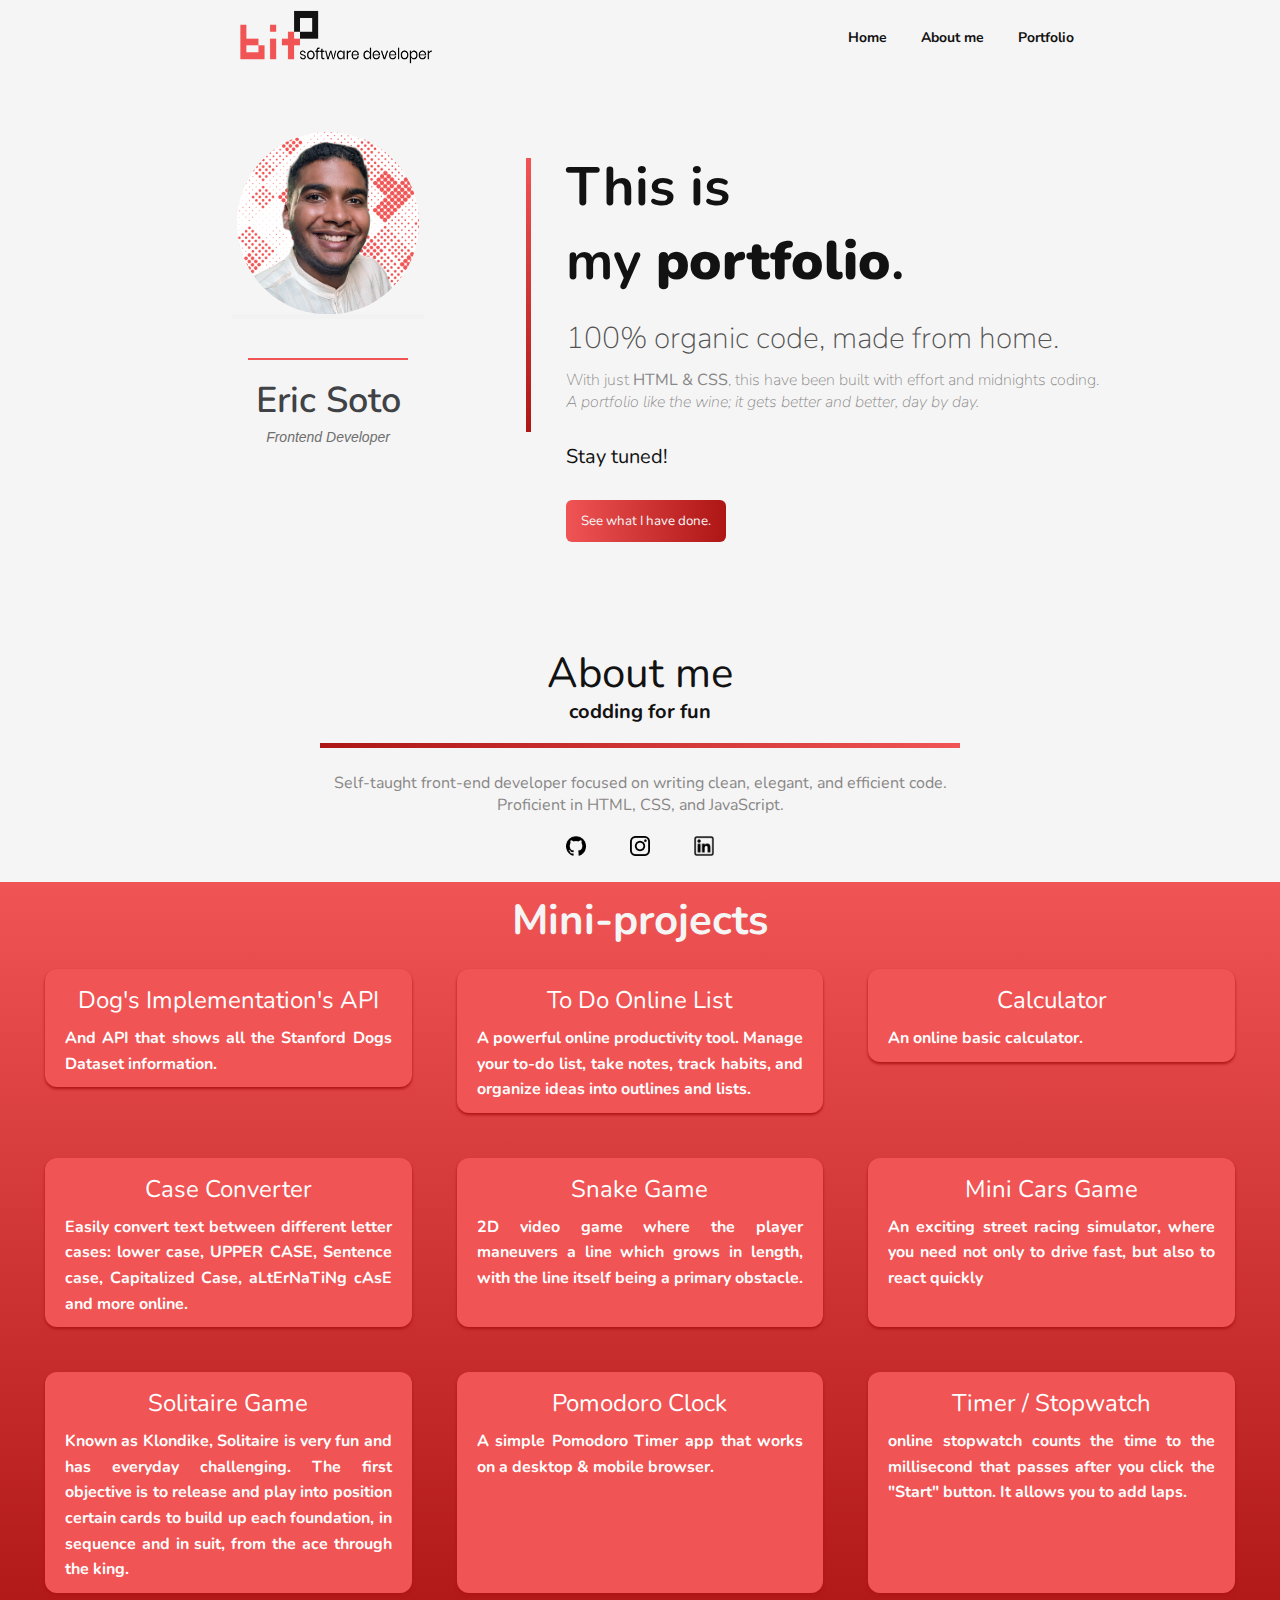
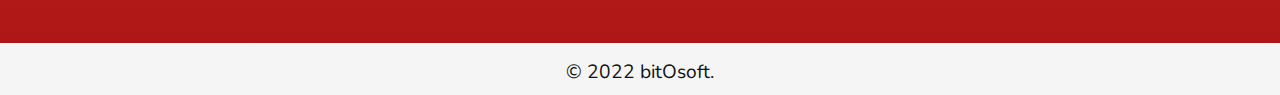
<file: index.html>
<!DOCTYPE html>
<html lang="en">

<head>
  <meta charset="UTF-8">
  <title>Eric Soto's Portfolio</title>
  <!-- Main CSS address -->
  <link rel="stylesheet" href="./style.css">
  <!-- Imported Fonts -->
  <link rel="preconnect" href="https://fonts.googleapis.com">
  <link rel="preconnect" href="https://fonts.gstatic.com" crossorigin>
  <link href="https://fonts.googleapis.com/css2?family=Nunito:ital,wght@0,300;0,500;1,300&display=swap"
    rel="stylesheet">
  <!-- CSS animations importer from Animation.Style -->
  <link rel="stylesheet" href="https://cdnjs.cloudflare.com/ajax/libs/animate.css/4.1.1/animate.min.css" />
</head>

<body>
  <div class="container">
    <div class="navbar">
      <a href="index.html"><img src="src/logo-bitOsoft-entire-horizontal-2nd-transparent.png" alt="bitOsoft"
          class="logo"></a>
      <nav>
        <ul id="menuList">
          <li><a href="index.html">Home</a></li>
          <li><a href="index.html#myself">About me</a></li>
          <li><a href="index.html#projects">Portfolio</a></li>
        </ul>
      </nav>
      <img src="src/menu.png" alt="bitOsoft" class="menu-icon" onclick="togglemenu()">
    </div>
  </div>
  <section class="main-body">
    <section id="1st">
      <div class="row">
        <div class="col-1">
          <div class="person">
            <div class="p-container">
              <div class="p-container-inner">
                <img class="circle" src="src/1st-bg-variante-a.png" />
                <img class="img img1" src="src/1st-bg-top.png" />
              </div>
            </div>
            <div class="divider"></div>
            <div class="name">Eric Soto</div>
            <div class="title">Frontend Developer</div>
          </div>
        </div>
        <div class="col-2">
          <h2>This is<br>my <b>portfolio</b>.
          </h2>
          <h3>100% organic code, made from home.</h3>
          <p>With just <b>HTML & CSS</b>, this have been built with effort and
            midnights coding.<br><em> A portfolio like the wine; it gets better and better, day by day.</em>
          </p>
          <h4><b>Stay tuned!</b></h4>
          <a href="index.html#projects"><button type="button">See what I have done.<img src="src/arrow.png"
                alt="Portfolio redirection"></button></a>
        </div>
      </div>
    </section>
    <section id="myself">
      <div class="card center">
        <h1>About me</h1>
        <!-- Scroller Start -->
        <div class="scroller">
          <span>
            <h4>
              codding for fun<br />
              codding for living<br />
              living for coding.
            </h4>
          </span>
        </div>
        <!-- Scroller End -->

        <p class="note">
          Self-taught front-end developer focused on writing clean, elegant, and efficient code.
          Proficient in HTML, CSS, and JavaScript.
        </p>
      </div>
      <div class="social-links">
        <a href="https://github.com/ericsotoexe"><img src="src/github.png" alt="My Github link"></a>
        <a href="https://www.instagram.com/bitosoftware/"><img src="src/ig.png" alt="My Instagram link"></a>
        <a href="https://www.linkedin.com/in/ericsoto-exe/"><img src="src/linkedin.png" alt="My LinkedIn link"></a>
      </div>
    </section>
    <section id="projects">
      <div class="features">
        <h1 class="center">Mini-projects</h1>
        <div class="features-inner">
          <a href="api-Dogs.html">
            <div class="feature-item">
              <h2>Dog's Implementation's API</h2>
              <p>And API that shows all the Stanford Dogs Dataset information.</p>
            </div>
          </a>
          <a href="app-To-Do.html">
            <div class="feature-item">
              <h2>To Do Online List</h2>
              <p>A powerful online productivity tool. Manage your to-do list, take notes, track habits, and organize
                ideas
                into outlines and lists.</p>
            </div>
          </a>
          <a href="tool-calculator.html">
            <div class="feature-item">
              <h2>Calculator</h2>
              <p>An online basic calculator.</p>
            </div>
          </a>
          <!--       <div class="feature-item">
        <h2 a href="#">Currency Calculator</h2>
        <p>Free currency converter to calculate exchange rates for currencies and metals. Enter the values in the
          currency calculator.
        </p>
      </div> -->
          <div class="feature-item">
            <h2 a href="#">Case Converter</h2>
            <p>Easily convert text between different letter cases: lower case, UPPER CASE, Sentence case, Capitalized
              Case,
              aLtErNaTiNg cAsE and more online.</p>
          </div>
          <div class="feature-item">
            <h2 a href="#">Snake Game</h2>
            <p>2D video game where the player maneuvers a line which grows in length, with the line itself being a
              primary
              obstacle.</p>
          </div>
          <div class="feature-item">
            <h2 a href="#">Mini Cars Game</h2>
            <p>An exciting street racing simulator, where you need not only to drive fast, but also to react quickly</p>
          </div>
          <div class="feature-item">
            <h2 a href="#">Solitaire Game</h2>
            <p>Known as Klondike, Solitaire is very fun and has everyday challenging. The first objective is to release
              and
              play into position certain cards to build up each foundation, in sequence and in suit, from the ace
              through
              the king.</p>
          </div>
          <div class="feature-item">
            <h2 a href="#">Pomodoro Clock</h2>
            <p>A simple Pomodoro Timer app that works on a desktop & mobile browser.</p>
          </div>
          <div class="feature-item">
            <h2 a href="#">Timer / Stopwatch</h2>
            <p>online stopwatch counts the time to the millisecond that passes after you click the "Start" button. It
              allows
              you to add laps.</p>
          </div>
          <!--       <div class="feature-item">
        <h2 a href="#">Documents to Images converter</h2>
        <p>Use this tool to convert different input formats (like documents, spreadsheets, presentations) to images such
          as jpg, png, etc...</p>
      </div> -->
        </div>
      </div>
    </section>
  </section>
  <!-- Footer -->
  <div class="footer">
    <p>&copy; 2022 bitOsoft.</p>
  </div>
  <!--   <script>
    var menuList = document.getElementById("menuList");
    menuList.style.maxHeight = "0px";
    function togglemenu() {
      if (menuList.style.maxHeight == "0px") {
        menuList.style.maxHeight = "130px"
      } else {
        menuList.style.maxHeight = "0px"
      }
    }
  </script> -->
</body>

</html>
</file>
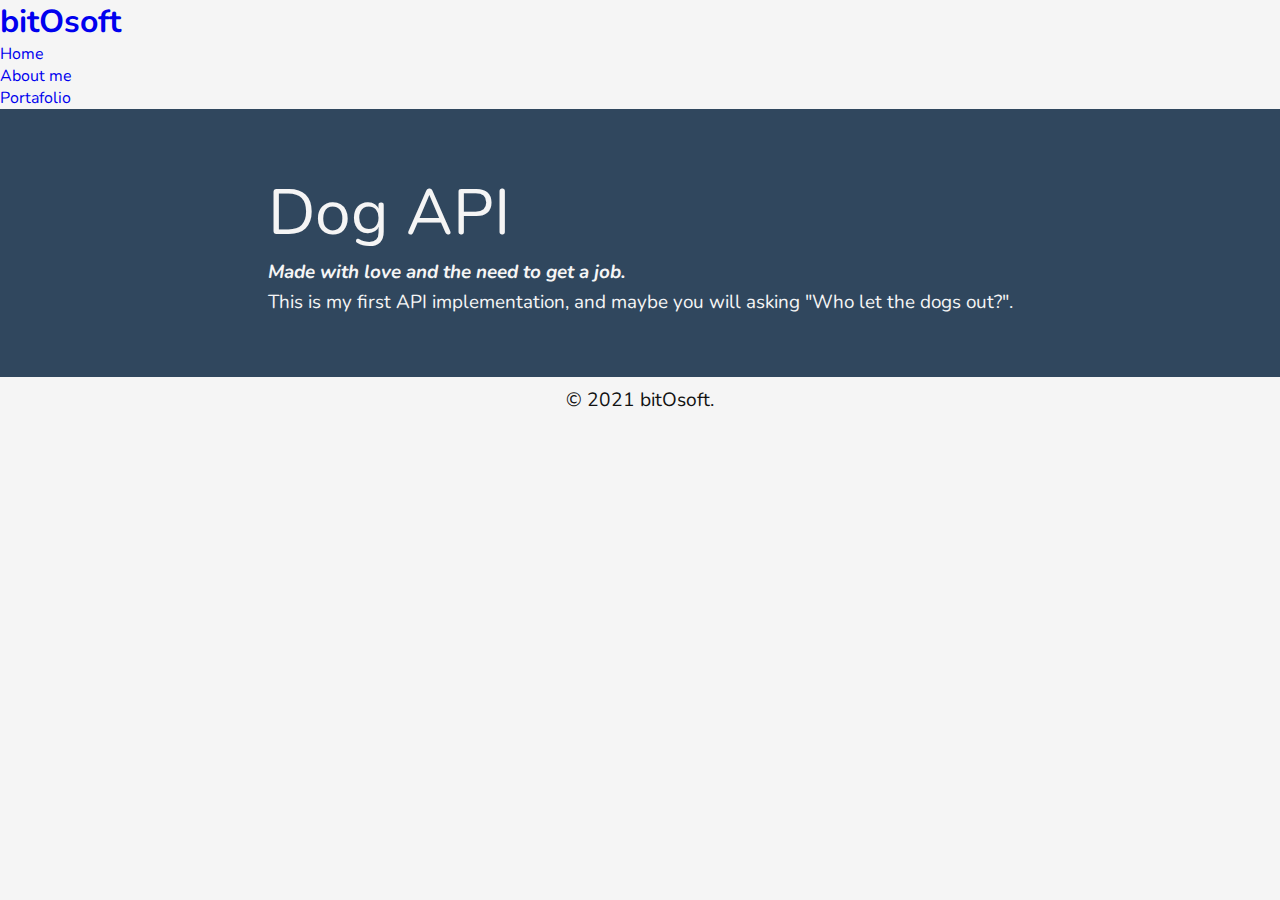
<file: api-Dogs.html>
<!DOCTYPE html>
<html lang="en">

<head>
    <meta charset="UTF-8">
    <meta http-equiv="X-UA-Compatible" content="IE=edge">
    <meta name="viewport" content="width=device-width, initial-scale=1.0">
    <title>bitOsoft's Api</title>
    <!-- Main CSS address -->
    <link rel="stylesheet" href="./style.css">
    <!-- Imported Fonts -->
    <link rel="preconnect" href="https://fonts.googleapis.com">
    <link rel="preconnect" href="https://fonts.gstatic.com" crossorigin>
    <link href="https://fonts.googleapis.com/css2?family=Nunito:ital,wght@0,300;0,500;1,300&display=swap"
        rel="stylesheet">
    <!-- CSS animations importer from Animation.Style -->
    <link rel="stylesheet" href="https://cdnjs.cloudflare.com/ajax/libs/animate.css/4.1.1/animate.min.css" />
</head>

<body>
    <!-- partial:index.partial.html -->
    <div class="header">
        <h1><a href="index.html" class="buzz-out-on-hover">bitOsoft</a></h1>
        <ul class="nav" }>
            <li><a href="index.html" class="buzz-out-on-hover">Home</a></li>
            <li><a href="about-me.html" class="buzz-out-on-hover">About me</a></li>
            <li><a href="portafolio.html" class="buzz-out-on-hover">Portafolio</a></li>
        </ul>
    </div>
    <div class="div-one">
        <div class="div-one-inner">
            <div class="api">
                <h1>Dog API</h1>
                <p><b><i>Made with love and the need to get a job.</b></i>
                    <br>This is my first API implementation, and maybe you will asking "Who let the dogs out?".
                </p>
                <div class="center" id="breed">
                </div>
            </div>

        </div>
    </div>
    <div class="api-slideshow" id="api-slideshow-id">
    </div>
    <!-- Footer -->
    <div class="footer">
        <p>&copy; 2021 bitOsoft.</p>
    </div>
    <script src="api-Dogs.js"></script>
</body>

</html>
</file>
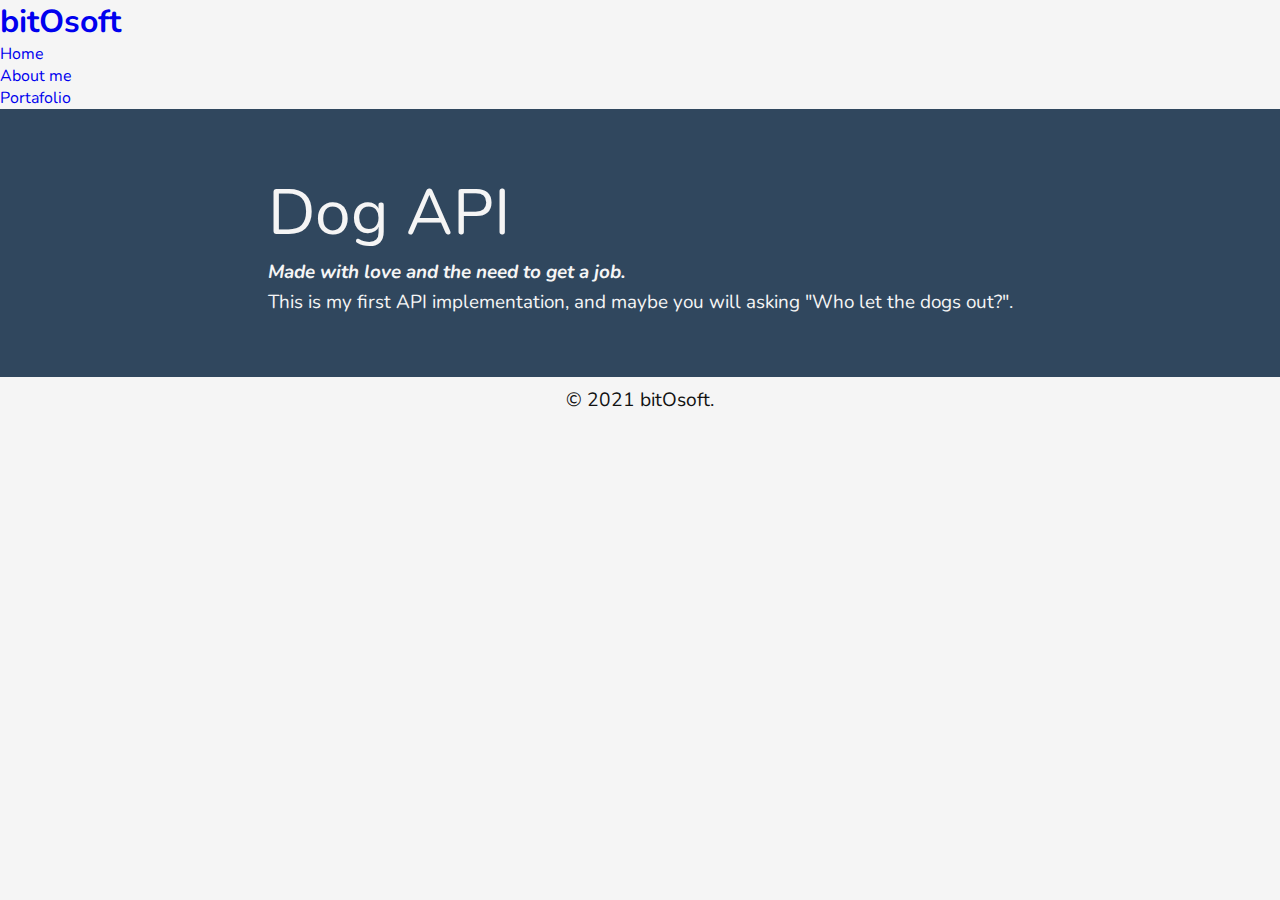
<file: api-example.html>
<html lang="en">

<head>
    <meta charset="UTF-8">
    <meta http-equiv="X-UA-Compatible" content="IE=edge">
    <meta name="viewport" content="width=device-width, initial-scale=1.0">
    <title>bitOsoft's Api</title>
    <!-- Main CSS address -->
    <link rel="stylesheet" href="./style.css">
    <!-- Imported Fonts -->
    <link rel="preconnect" href="https://fonts.googleapis.com">
    <link rel="preconnect" href="https://fonts.gstatic.com" crossorigin>
    <link href="https://fonts.googleapis.com/css2?family=Nunito:ital,wght@0,300;0,500;1,300&display=swap"
        rel="stylesheet">
    <!-- CSS animations importer from Animation.Style -->
    <link rel="stylesheet" href="https://cdnjs.cloudflare.com/ajax/libs/animate.css/4.1.1/animate.min.css" />
</head>

<body>
    <!-- partial:index.partial.html -->
    <div class="header">
        <h1><a href="index.html" class="buzz-out-on-hover">bitOsoft</a></h1>
        <ul class="nav" }>
            <li><a href="index.html" class="buzz-out-on-hover">Home</a></li>
            <li><a href="about-me.html" class="buzz-out-on-hover">About me</a></li>
            <li><a href="portafolio.html" class="buzz-out-on-hover">Portafolio</a></li>
        </ul>
    </div>

    <div class="div-one">
        <div class="div-one-inner">
            <div class="app">
                <h1>Dog API</h1>
                <p><b><i>Made with love and the need to get a job.</b></i>
                    <br>This is my first API implementation, and maybe you will asking "Who let the dogs out?".
                </p>
                <div class="center" id="breed">
                </div>
                <div class="app-slideshow">
                    <div class="slide" style="background-image: url " https://dog.ceo/img/dog-api-logo.svg""></div>
                </div>
            </div>
        </div>
    </div>
    <!-- Footer -->
    <div class="footer">
        <p>&copy; 2021 bitOsoft.</p>
    </div>
    <script src="main.js"></script>
</body>

</html>
</file>
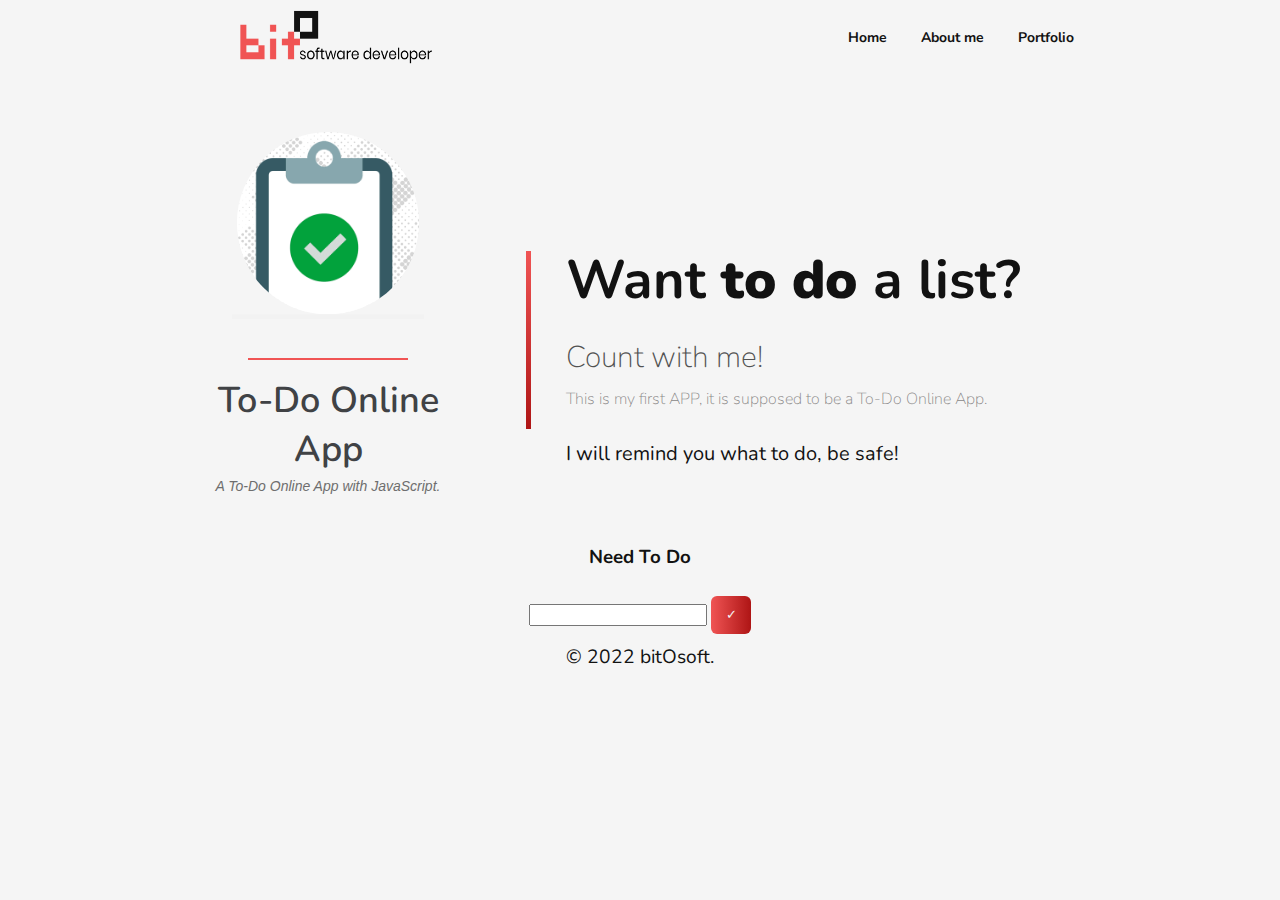
<file: app-To-Do.html>
<!DOCTYPE html>
<html lang="en">

<head>
    <meta charset="UTF-8">
    <meta http-equiv="X-UA-Compatible" content="IE=edge">
    <meta name="viewport" content="width=device-width, initial-scale=1.0">
    <title>bitOsoft's To-Do App</title>
    <!-- Main CSS address -->
    <link rel="stylesheet" href="./style.css">
    <!-- Imported Fonts -->
    <link rel="preconnect" href="https://fonts.googleapis.com">
    <link rel="preconnect" href="https://fonts.gstatic.com" crossorigin>
    <link href="https://fonts.googleapis.com/css2?family=Nunito:ital,wght@0,300;0,500;1,300&display=swap"
        rel="stylesheet">
    <!-- CSS animations importer from Animation.Style -->
    <link rel="stylesheet" href="https://cdnjs.cloudflare.com/ajax/libs/animate.css/4.1.1/animate.min.css" />
</head>

<body>
    <!-- partial:index.partial.html -->
    <div class="container">
        <div class="navbar">
            <a href="index.html"><img src="src/logo-bitOsoft-entire-horizontal-2nd-transparent.png" alt="bitOsoft"
                    class="logo"></a>
            <nav>
                <ul id="menuList">
                    <li><a href="index.html">Home</a></li>
                    <li><a href="#myself">About me</a></li>
                    <li><a href="#projects">Portfolio</a></li>
                </ul>
            </nav>
            <img src="src/menu.png" alt="bitOsoft" class="menu-icon" onclick="togglemenu()">
        </div>
    </div>

    <section class="main-body">
        <section id="1st">
            <div class="row">
                <div class="col-1">
                    <div class="person">
                        <div class="p-container">
                            <div class="p-container-inner">
                                <img class="circle" src="src/2nd-bg-variante-a.png" />
                                <img class="img img1" src="src/4th-bg-top.png" />
                            </div>
                        </div>
                        <div class="divider"></div>
                        <div class="name">To-Do Online App</div>
                        <div class="title">A To-Do Online App with JavaScript.</div>
                    </div>
                </div>
                <div class="col-2">
                    <h2>Want <b>to do</b> a list?</h2>
                    <h3>Count with me!</h3>
                    <p>This is my first APP, it is supposed to be a To-Do Online App.</p>
                    <h4><b>I will remind you what to do, be safe!</b></h4>
                </div>
            </div>
            <div class="innertoDoApp center">
                <h3>Need To Do <br><br></h3>
                <form id="toDoForm">
                    <input id="toDoField" type="text" autocomplete="off">
                    <button class="buttonToDo">✓</button>
                </form>
                <ul id="toDoList">
                </ul>
            </div>
        </section>
        <div class="footer">
            <p>&copy; 2022 bitOsoft.</p>
        </div>
        <script src="app-To-Do.js"></script>
</body>

</html>
</file>
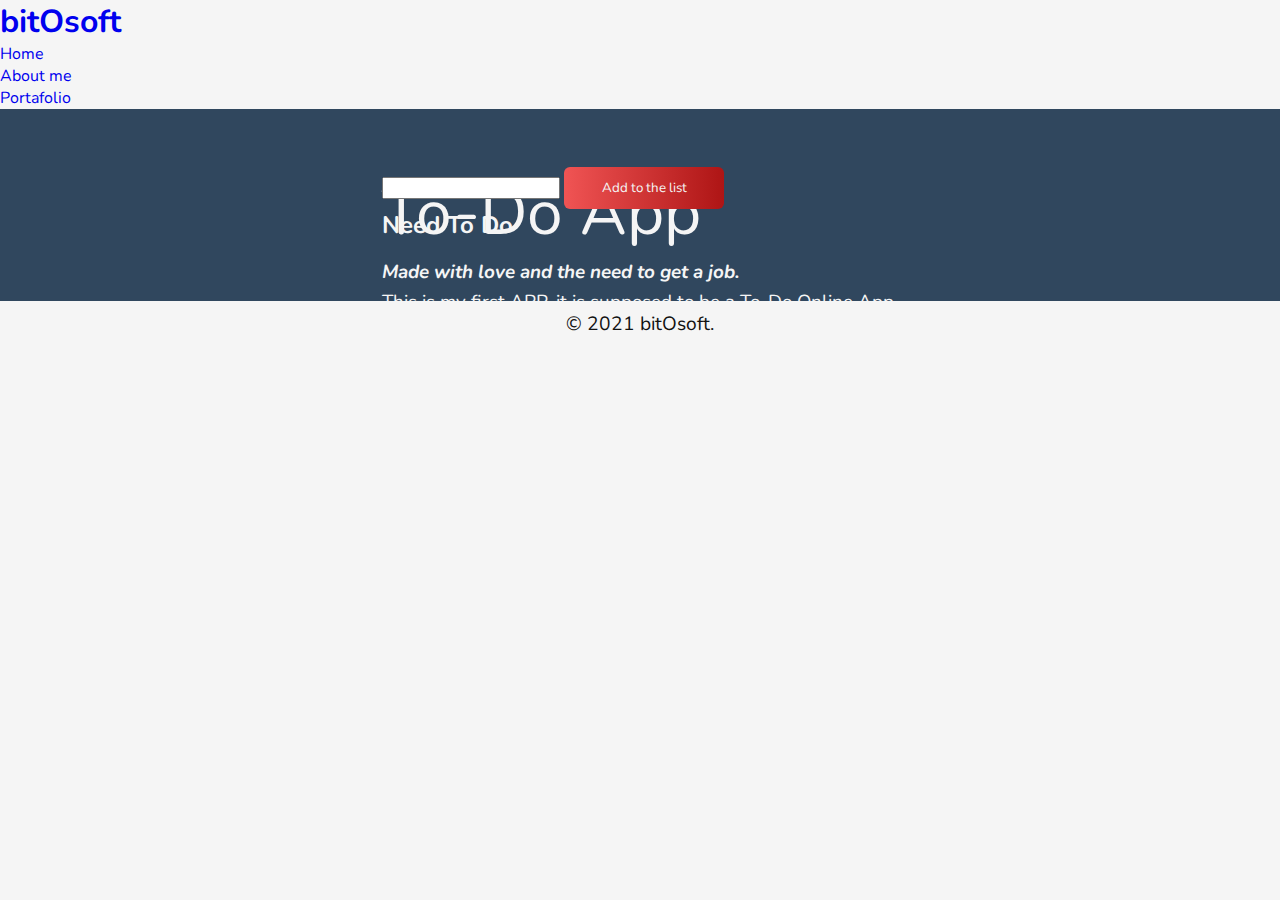
<file: to-Do-APP.html>
<html lang="en">

<head>
    <meta charset="UTF-8">
    <meta http-equiv="X-UA-Compatible" content="IE=edge">
    <meta name="viewport" content="width=device-width, initial-scale=1.0">
    <title>bitOsoft's To-Do App</title>
    <!-- Main CSS address -->
    <link rel="stylesheet" href="./style.css">
    <!-- Imported Fonts -->
    <link rel="preconnect" href="https://fonts.googleapis.com">
    <link rel="preconnect" href="https://fonts.gstatic.com" crossorigin>
    <link href="https://fonts.googleapis.com/css2?family=Nunito:ital,wght@0,300;0,500;1,300&display=swap"
        rel="stylesheet">
    <!-- CSS animations importer from Animation.Style -->
    <link rel="stylesheet" href="https://cdnjs.cloudflare.com/ajax/libs/animate.css/4.1.1/animate.min.css" />
</head>

<body>
    <!-- partial:index.partial.html -->
    <div class="header">
        <h1><a href="index.html" class="buzz-out-on-hover">bitOsoft</a></h1>
        <ul class="nav" }>
            <li><a href="index.html" class="buzz-out-on-hover">Home</a></li>
            <li><a href="about-me.html" class="buzz-out-on-hover">About me</a></li>
            <li><a href="portafolio.html" class="buzz-out-on-hover">Portafolio</a></li>
        </ul>
    </div>

    <div class="div-one">
        <div class="div-one-inner">
            <div class="toDoApp">
                <h1>To-Do App</h1>
                <p><b><i>Made with love and the need to get a job.</b></i>
                    <br>This is my first APP, it is supposed to be a To-Do Online App.
                </p>
                <div class="innertoDoApp">
                    <form id="toDoForm">
                        <input id="toDoField" type="text" autocomplete="off">
                        <button class="bottom buzz-out-on-hover">Add to the list</button>
                    </form>
                    <h2>Need To Do</h2>
                    <ul id="toDoList">
                    </ul>
                </div>
            </div>
        </div>
    </div>
    </div>
    <!-- Footer -->
    <div class="footer">
        <p>&copy; 2021 bitOsoft.</p>
    </div>
    <script src="main.js"></script>
</body>

</html>
</file>
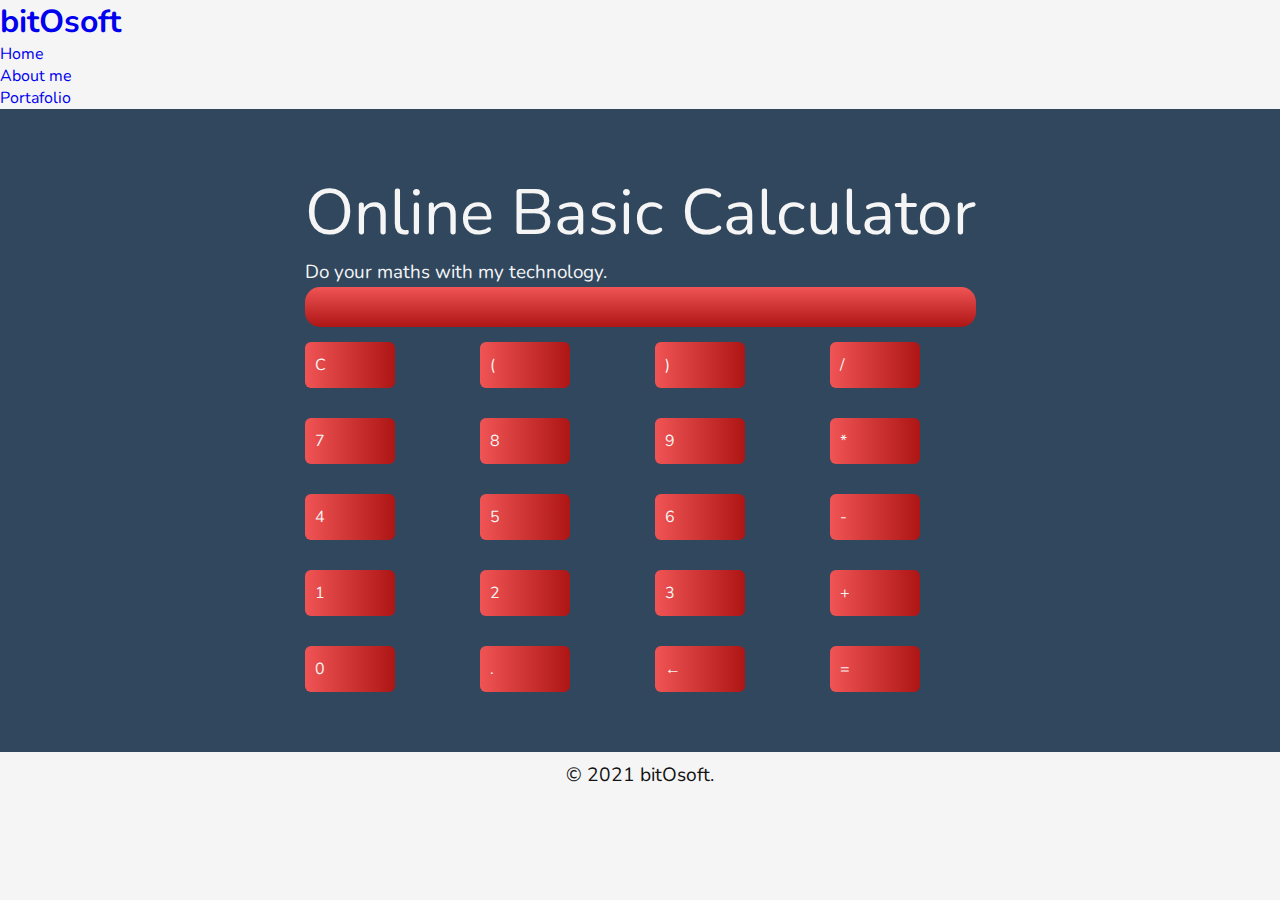
<file: tool-calculator.html>
<!DOCTYPE html>
<html lang="en">

<head>
    <meta charset="UTF-8">
    <meta http-equiv="X-UA-Compatible" content="IE=edge">
    <meta name="viewport" content="width=device-width, initial-scale=1.0">
    <title>bitOsoft's About</title>
    <!-- Main CSS address -->
    <link rel="stylesheet" href="./style.css">
    <!-- Imported Fonts -->
    <link rel="preconnect" href="https://fonts.googleapis.com">
    <link rel="preconnect" href="https://fonts.gstatic.com" crossorigin>
    <link href="https://fonts.googleapis.com/css2?family=Nunito:ital,wght@0,300;0,500;1,300&display=swap"
        rel="stylesheet">
    <!-- CSS animations importer from Anmation.Style -->
    <link rel="stylesheet" href="https://cdnjs.cloudflare.com/ajax/libs/animate.css/4.1.1/animate.min.css" />
</head>

<body>
    <div class="header">
        <h1><a href="index.html" class="buzz-out-on-hover">bitOsoft</a></h1>
        <ul class="nav" }>
            <li><a href="index.html" class="buzz-out-on-hover">Home</a></li>
            <li><a href="about-me.html" class="buzz-out-on-hover">About me</a></li>
            <li><a href="portafolio.html" class="buzz-out-on-hover">Portafolio</a></li>
        </ul>
    </div>
    <div class="div-one">
        <div class="div-one-inner">
            <h1>Online Basic Calculator</h1>
            <p>Do your maths with my technology.</p>
            <div class="calculator-box" id="calculator-box"></div>
            <div class="calculatorGrid">
                <div class="buttonC" id="delete-all">C</div>
                <div class="buttonC" id="parentesysSignal1">(</div>
                <div class="buttonC" id="parentesysSignal2">)</div>
                <div class="buttonC" id="divisionSignal">/</div>
                <div class="buttonC" id="num7" onclick="">7</div>
                <div class="buttonC" id="num8" onclick="">8</div>
                <div class="buttonC" id="num9" onclick="">9</div>
                <div class="buttonC" id="multplifySignal" onclick="">*</div>
                <div class="buttonC" id="num4" onclick="">4</div>
                <div class="buttonC" id="num5" onclick="">5</div>
                <div class="buttonC" id="num6" onclick="">6</div>
                <div class="buttonC" id="minusSignal" onclick="">-</div>
                <div class="buttonC" id="num1" onclick="">1</div>
                <div class="buttonC" id="num2" onclick="">2</div>
                <div class="buttonC" id="num3" onclick="">3</div>
                <div class="buttonC" id="plusSignal" onclick="">+</div>
                <div class="buttonC" id="num0" onclick="">0</div>
                <div class="buttonC" id="dotSignal">.</div>
                <div class="buttonC" id="delete-one">←</div>
                <div class="buttonC" id="equalSignal">=</div>
            </div>
        </div>
    </div>
    <!-- Footer -->
    <div class="footer">
        <p>&copy; 2021 bitOsoft.</p>
    </div>
    <script src="tool-calculator.js"></script>
</body>

</html>
</file>
<file: style.css>
:root {
  --color-01-chinese-black: #121212;
  --color-02-davys-grey: #525252;
  --color-03-taupe-gray: #898787;
  --color-04-cultured: #f5f5f5;
  --color-05-fire-opal: #f05454;
  --color-06-carnelian: #ae1515;
  --color-07-slate-gray: #687c90;
  --color-08-charcoal: #30475e;
  --color-09-maastricht-blue: #0d2338;
  --color-10-sandy-brown: #f09b54;
  --color-11-light-brown: #ae5a15;
  --color-12-american-green: #43c043;
  --color-13-verse-green: #118b11;
  --color-14-celadon-green: #329090;
  --color-15-skobeloff: #0c6969;
  --breakpoint-xs: 0;
  --breakpoint-sm: 576px;
  --breakpoint-md: 768px;
  --breakpoint-lg: 992px;
  --breakpoint-xl: 1200px;
  --fs-h1: 42px;
  --fs-h2: 54px;
  --fs-h3: 30px;
  --fs-h4: 20px;
  --fs-p: 16px;
  --fs-navbar: 14px;
}

* {
  margin: 0;
  padding: 0;
  font-family: "Nunito";
}

a {
  text-decoration: none;
}

html {
  scroll-behavior: smooth;
  color: var(--color-01-chinese-black);
  background-color: var(--color-04-cultured);
  scroll-padding-top: 70px; /* height of sticky header */
}

body {
  width: auto;
  height: auto;
}

.center {
  text-align: center;
  display: block;
  margin-left: auto;
  margin-right: auto;
  width: 50%;
}

.container {
  box-sizing: border-box;
  overflow: hidden;
}

.navbar {
  background-color: var(--color-04-cultured);
  width: 100%;
  padding-left: 30px;
  padding-right: 10px;
  display: flex;
  justify-content: space-around;
  align-items: center;
  position: fixed;
  z-index: 100;
}

.logo {
  width: 200px;
  display: inline-block;
  cursor: pointer;
  text-align: center;
  vertical-align: middle;
  padding: 10px 0 10px 0;
}

.logo a {
  outline: none;
  display: block;
}

.logo img {
  max-width: 100%;
}

#menuList {
  overflow: hidden;
  transition: 0.7s;
}

.menu-icon {
  width: 25px;
  cursor: pointer;
  display: none;
}

.menu-icon img {
  vertical-align: middle;
}

nav {
  display: flex;
}

nav ul li {
  list-style: none;
  display: inline-block;
  margin-right: 30px;
}

nav ul li a {
  display: block;
  position: relative;
  color: var(--color-01-chinese-black);
  font-weight: bold;
  font-size: var(--fs-navbar);
}

nav ul li a:hover {
  color: var(--color-05-fire-opal);
}

.main-body {
  padding-top: 16px;
  margin-top: 30px;
}

.row {
  display: flex;
  justify-content: space-evenly;
  align-items: center;
  margin: 100px 0;
}

.col-1 {
  position: relative;
  left: 50px;
  bottom: 100px;
}

.col-2 {
  flex-basis: 45%;
  position: relative;
  margin-left: 10px;
}

.col-2 h2 {
  font-size: var(--fs-h2);
}

.col-2 h3 {
  font-size: var(--fs-h3);
  color: var(--color-02-davys-grey);
  font-weight: 100;
  margin: 20px 0 10px;
}

.col-2 h4 {
  font-size: var(--fs-h4);
  font-weight: 100;
  margin: 30px 0;
}

.col-2 p {
  font-size: var(--fs-p);
  font-weight: 100;
  color: var(--color-03-taupe-gray);
}

.col-2::after {
  content: "";
  width: 5px;
  height: 70%;
  background: linear-gradient(
    var(--color-05-fire-opal),
    var(--color-06-carnelian)
  );
  position: absolute;
  left: -40px;
  top: 8px;
}

button {
  width: 160px;
  border: 0;
  padding: 12px 10px;
  outline: none;
  color: var(--color-04-cultured);
  background: linear-gradient(
    to right,
    var(--color-05-fire-opal),
    var(--color-06-carnelian)
  );
  border-radius: 6px;
  cursor: pointer;
  transition: width 0.5s;
}

.buttonC {
  width: 70px;
  border: 0;
  padding: 12px 10px;
  outline: none;
  color: var(--color-04-cultured);
  background: linear-gradient(
    to right,
    var(--color-05-fire-opal),
    var(--color-06-carnelian)
  );
  border-radius: 6px;
  cursor: pointer;
  transition: transform 0.5s;
}

.buttonToDo {
  width: 40px;
  border: 0;
  padding: 10px 8px;
  outline: none;
  color: var(--color-04-cultured);
  background: linear-gradient(
    to right,
    var(--color-05-fire-opal),
    var(--color-06-carnelian)
  );
  border-radius: 6px;
  cursor: pointer;
  transition: transform 0.5s;
}

.bottomToDo2 {
  width: 30px;
  border: 0;
  padding: 6px 5px;
  outline: none;
  color: var(--color-04-cultured);
  background: linear-gradient(
    to right,
    var(--color-05-fire-opal),
    var(--color-06-carnelian)
  );
  border-radius: 6px;
  cursor: pointer;
  transition: transform 0.5s;
}

button img {
  width: 30px;
  display: none;
}

button:hover img {
  display: block;
}

.buttonC:hover img {
  display: block;
}

.buttonToDo:hover img {
  display: block;
}

.buttonToDo2:hover img {
  display: block;
}

button:hover {
  width: 200px;
  display: flex;
  align-items: center;
  justify-content: space-between;
}

.buttonC:hover {
  transform: scale(1.5);
}

.buttonToDo:hover {
  transform: scale(1.1);
}

.buttonToDo2:hover {
  transform: scale(1.2);
}

.person {
  align-items: center;
  display: flex;
  flex-direction: column;
  width: 280px;
}
.p-container {
  border-radius: 50%;
  height: 312px;
  -webkit-tap-highlight-color: transparent;
  transform: scale(0.48);
  transition: transform 250ms cubic-bezier(0.4, 0, 0.2, 1);
  width: 400px;
}
.p-container:after {
  background-color: #f2f2f2;
  content: "";
  height: 10px;
  position: absolute;
  top: 390px;
  width: 100%;
}
.p-container:hover {
  transform: scale(0.54);
}
.p-container-inner {
  clip-path: path(
    "M 390,400 C 390,504.9341 304.9341,590 200,590 95.065898,590 10,504.9341 10,400 V 10 H 200 390 Z"
  );
  position: relative;
  transform-origin: 50%;
  top: -200px;
}
.circle {
  background-color: #fee7d3;
  border-radius: 50%;
  cursor: pointer;
  height: 380px;
  left: 10px;
  pointer-events: none;
  position: absolute;
  top: 210px;
  width: 380px;
}
.img {
  pointer-events: none;
  position: relative;
  transform: translateY(20px) scale(1.3);
  transform-origin: 50% bottom;
  transition: transform 300ms cubic-bezier(0.4, 0, 0.2, 1);
}
.p-container:hover .img {
  transform: translateY(0) scale(1.5);
}
.img1 {
  left: 22px;
  top: 260px;
  width: 340px;
}
.img2 {
  left: -46px;
  top: 174px;
  width: 444px;
}
.img3 {
  left: -16px;
  top: 144px;
  width: 466px;
}
.divider {
  background-color: var(--color-05-fire-opal);
  height: 2px;
  width: 160px;
}
.name {
  color: #404245;
  font-size: 36px;
  font-weight: 600;
  margin-top: 16px;
  text-align: center;
}
.title {
  color: #6e6e6e;
  font-family: arial;
  font-size: 14px;
  font-style: italic;
  margin-top: 4px;
}

#myself {
  box-sizing: border-box;
}

.card {
  position: relative;
  width: 50%;
  cursor: pointer;
}

.card h1 {
  font-weight: normal;
  font-size: var(--fs-h1);
}

.note::after {
  content: "";
  width: 100%;
  height: 5px;
  background: linear-gradient(
    to left,
    var(--color-05-fire-opal),
    var(--color-06-carnelian)
  );
  position: absolute;
  top: -1.8em;
  left: 0;
}

.note {
  font-size: var(--fs-p);
  color: var(--color-03-taupe-gray);
  position: relative;
  margin-top: 50px;
}

/* Scroller styling */
.scroller {
  font-size: var(--fs-h4);
  height: var(--fs-h4);
  line-height: var(--fs-h4);
  position: relative;
  overflow: hidden;
  width: 100%;
  display: flex;
  justify-content: center;
}
.scroller > span {
  position: absolute;
  animation: slide 5s infinite;
  font-weight: bold;
}

@keyframes slide {
  0% {
    top: 0;
  }
  25% {
    top: -1.2em;
  }
  50% {
    top: -2.4em;
  }
  75% {
    top: -3.6em;
  }
}

.social-links {
  text-align: center;
}

.social-links img {
  height: 20px;
  margin: 20px;
  cursor: pointer;
}

.div-one {
  background-color: var(--color-08-charcoal);
  color: var(--color-04-cultured);
  padding: 60px 45px;
  display: flex;
  flex-direction: column;
  align-items: center;
  justify-content: center;
}

.div-one h1 {
  text-align: left;
  font-weight: normal;
  font-size: 4rem;
}

.div-one p {
  font-size: 1.18rem;
  line-height: 1.6;
}

.div-one-inner {
  flex-wrap: wrap;
}

.api {
  display: flex;
  flex-direction: column;
}

.api select {
  font-size: 1rem;
}

.api-slideshow {
  align-items: center;
  justify-content: center;
  background-color: var(--color-bunting);
  position: relative;
  overflow: hidden;
}

.slide {
  position: absolute;
  top: 0;
  bottom: 0;
  right: 0;
  left: 0;
  background-color: var(--color-bunting);
  background-repeat: no-repeat;
  background-size: contain;
  background-position: center center;
  opacity: 0;
  transform: scale(1);
  transition: all 0.9s ease-out;
}

.slide:nth-last-child(2) {
  opacity: 1;
  transform: scale(1.08);
}

.features {
  width: 100%;
  display: inline-block;
  color: var(--color-04-cultured);
  background: rgb(240, 84, 84);
  background: linear-gradient(
    180deg,
    rgba(240, 84, 84, 1) 0%,
    rgba(174, 21, 21, 1) 100%
  );
  font-weight: bold;
  padding: 0 45px 50px;
  overflow: hidden;
  box-sizing: border-box;
}

.features h1 {
  font-size: var(--fs-h1);
  padding-top: 10px;
  padding-bottom: 20px;
}

.features-inner {
  margin: 0 auto;
  display: grid;
  grid-template-columns: repeat(auto-fit, minmax(300px, 1fr));
  grid-column-gap: 45px;
  grid-row-gap: 45px;
}

.feature-item {
  background-color: var(--color-05-fire-opal);
  border-radius: 12px;
  box-shadow: 0px 2px 3px var(--color-06-carnelian);
  transition: 0.2s all;
}

.features-inner:hover .feature-item {
  filter: blur(3px);
  opacity: 0.5;
  transform: scale(0.98);
}
.features-inner:hover .feature-item:hover {
  transform: scale(1);
  filter: blur(0px);
  opacity: 1;
  box-shadow: 0 8px 20px 0px rgba(0, 0, 0, 0.125);
}

.feature-item h2 {
  color: #fff;
  padding-top: 15px;
  font-size: 1.5rem;
  font-weight: normal;
  text-align: center;
}

.feature-item p {
  padding: 10px 20px;
  color: #fff;
  line-height: 1.6;
  text-align: justify;
}

#calculatorDiv {
  margin-top: -150px;
  border-width: 6px;
  border-style: solid;
  border-image: linear-gradient(to right, #f05454, #ae1515) 1;
  border-radius: 20px;
  padding: 10px;
}

.innertoDoApp {
  margin-top: -150px;
}

.calculator-box {
  background: linear-gradient(
    var(--color-05-fire-opal),
    var(--color-06-carnelian)
  );
  text-align: center;
  padding: 20px;
  margin-bottom: 15px;
  color: var(--color-04-cultured);
  font-size: var(--fs-h3);
  border-radius: 15px;
}

.calculatorGrid {
  display: grid;
  grid-template-columns: 1fr 1fr 1fr 1fr;
  gap: 30px;
}

.calculatorGrid > div {
  border-top: 1px;
  border-right: 1px;
}

.footer {
  color: var(--color-almond);
  width: 100%;
  height: auto;
  bottom: 0;
  padding: 10px 0px;
  text-align: center;
  font-size: 1.2rem;
  background-color: var(--color-blumine);
}

/* Let's make it responsive.
MEDIA QUERY'S */

@media screen and (max-width: 700px) {
  nav ul {
    width: 100%;
    background: linear-gradient(
      var(--color-05-fire-opal),
      var(--color-06-carnelian)
    );
    position: absolute;
    top: 75px;
    right: 0;
    z-index: 2;
  }

  nav ul li {
    display: block;
    margin-top: 10px;
    margin-bottom: 10px;
  }

  nav ul li a {
    color: var(--color-04-cultured);
  }

  .menu-icon {
    display: block;
  }

  .row {
    flex-direction: column;
    margin: 50px 0;
  }

  .col-1 {
    flex-basis: 100%;
    margin-bottom: 50px;
  }

  .col-2 {
    flex-basis: 100%;
  }
  .col-2 h2 {
    font-size: 35px;
  }
  .col-2 h3 {
    font-size: 15px;
  }
}
</file>
